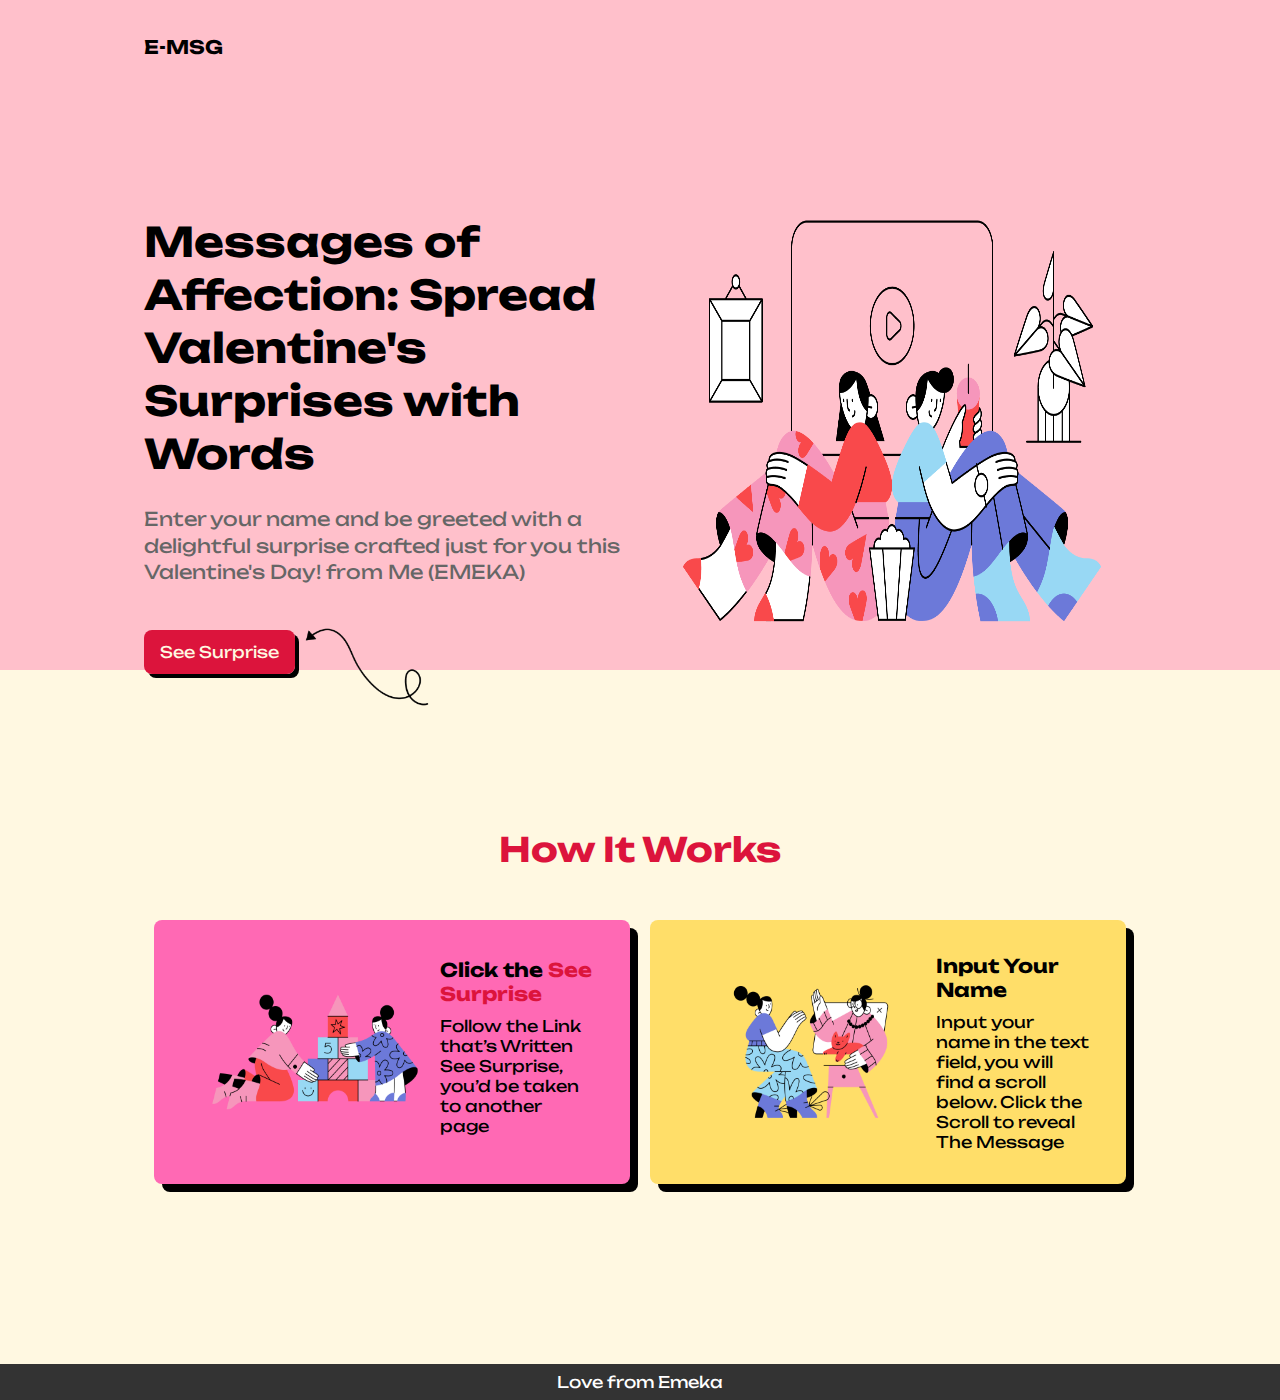
<file: MainVal/Home/index.html>
<!DOCTYPE html>
<html lang="en">
<head>
    <meta charset="UTF-8">
    <meta name="viewport" content="width=device-width, initial-scale=1.0">
    <link rel="stylesheet" href="../Styling/media.css">
    <link rel="stylesheet" href="../Styling/assets.css">
    <link rel="stylesheet" href="../Styling/style.css">
    <link rel="preconnect" href="https://fonts.googleapis.com">
<link rel="preconnect" href="https://fonts.gstatic.com" crossorigin>
<link href="https://fonts.googleapis.com/css2?family=Dancing+Script:wght@400..700&family=Kanit:ital,wght@0,100;0,200;0,300;0,400;0,500;0,600;0,700;0,800;0,900;1,100;1,200;1,300;1,400;1,500;1,600;1,700;1,800;1,900&family=Montserrat:ital,wght@0,100..900;1,100..900&family=Noto+Sans+Mono:wght@100..900&family=Orbitron:wght@400..900&family=Oswald:wght@200..700&family=Playfair+Display:ital,wght@0,400..900;1,400..900&family=Poppins:ital,wght@0,100;0,200;0,300;0,400;0,500;0,600;0,700;0,800;0,900;1,100;1,200;1,300;1,400;1,500;1,600;1,700;1,800;1,900&family=Prosto+One&family=Quicksand:wght@300..700&family=Righteous&family=Roboto:ital,wght@0,100;0,300;0,400;0,500;0,700;0,900;1,100;1,300;1,400;1,500;1,700;1,900&family=Unbounded:wght@200..900&display=swap" rel="stylesheet">
    <title>Home</title>
</head>
<body>
    <div class="header">
        <div class="container main_head">
            <!-- <div class="sticker">
                <img src="../assets/ca1a85e839396286a635b8a155dd6589-removebg-preview.png" alt="">
            </div> -->
            <div class="nav">
                <div class="logo">
                    <h3>E-MSG</h3>
                </div>
                <!-- <div class="link_btn">
                    <a href="./index.html" class="active_link">Home</a>
                    <a href="../Input/Input.html" class="btn_thick">See Surprise</a>
                </div> -->
            </div>
            <div class="hero">
                <div class="left_hero">
                    <div class="top_text">
                        <h1>Messages of Affection:
                            Spread Valentine's Surprises 
                            with Words</h1>
                            <h5>Enter your name and be greeted with a delightful surprise crafted just for you this Valentine's Day! from Me (EMEKA)</h5>
                    </div>
                    <div class="link_btn_hero">
                    <a href="../Input/Input.html" class="btn_thick">See Surprise</a>
                    <img src="../assets/arrow.png" alt="">
                    </div>
                </div>
                <div class="right_hero">
                    <img src="../assets/family5.png" alt="">
                </div>
            </div>
        </div>
    </div>
    <!-- Section 1 -->
    <section class="facts">
        <div class="container">
            <div class="facts_head">
                <h2>How It Works</h2>
            </div>
            <div class="card_container">
                <div class="card fact_card_left">
                    <div class="card_fact_container">
                        <div class="left_card">
                            <img src="../assets/family6.png" alt="">
                        </div>
                        <div class="right_card">
                            <h3>Click the <span>See Surprise</span></h3>
                            <p>Follow the Link that’s Written
                                See Surprise, you’d be taken
                                to another page</p>
                        </div>
                    </div>
                </div>
                <div class="card fact_card_right">
                   <div class="card_fact_container">
                    <div class="left_card">
                        <img src="../assets/family4.png" alt="">
                    </div>
                    <div class="right_card">
                        <h3>Input Your Name</h3>
                        <p>Input your name in the text field,
                            you will find a scroll below. Click
                            the Scroll to reveal The Message</p>
                    </div>
                   </div>
                </div>
            </div>
        </div>
    </section>
    <!-- footer -->
    <div class="footer">
        <div class="container">
            <p>Love from Emeka</p>
        </div>
    </div>
</body>
</html>
</file>
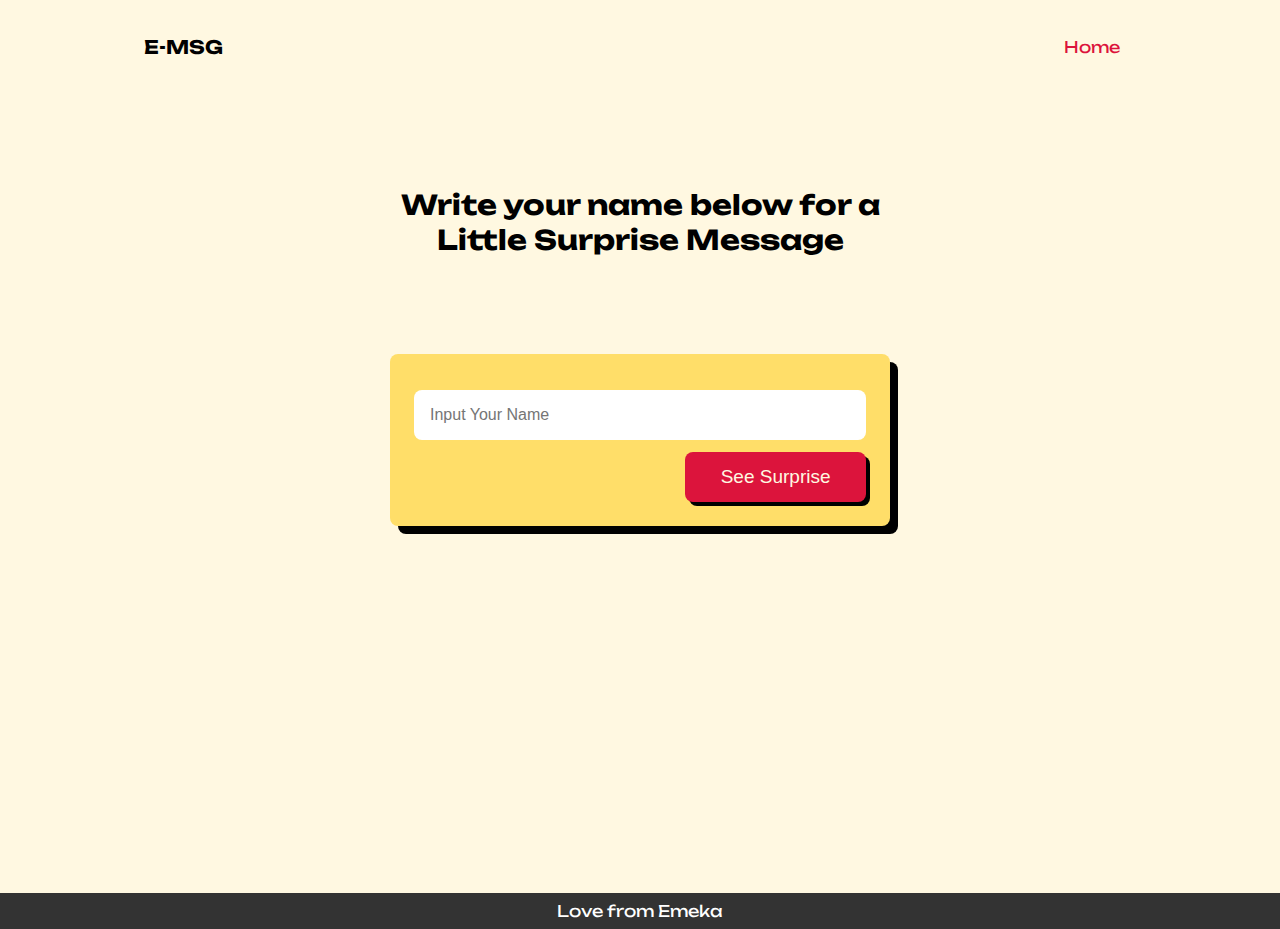
<file: MainVal/Input/Input.html>
<!DOCTYPE html>
<html lang="en">
<head>
    <meta charset="UTF-8">
    <meta name="viewport" content="width=device-width, initial-scale=1.0">
    <link rel="stylesheet" href="../Styling/assets.css">
    <link rel="stylesheet" href="Input.css">
    <link rel="preconnect" href="https://fonts.googleapis.com">
<link rel="preconnect" href="https://fonts.gstatic.com" crossorigin>
<link href="https://fonts.googleapis.com/css2?family=Dancing+Script:wght@400..700&family=Kanit:ital,wght@0,100;0,200;0,300;0,400;0,500;0,600;0,700;0,800;0,900;1,100;1,200;1,300;1,400;1,500;1,600;1,700;1,800;1,900&family=Montserrat:ital,wght@0,100..900;1,100..900&family=Noto+Sans+Mono:wght@100..900&family=Orbitron:wght@400..900&family=Oswald:wght@200..700&family=Playfair+Display:ital,wght@0,400..900;1,400..900&family=Poppins:ital,wght@0,100;0,200;0,300;0,400;0,500;0,600;0,700;0,800;0,900;1,100;1,200;1,300;1,400;1,500;1,600;1,700;1,800;1,900&family=Prosto+One&family=Quicksand:wght@300..700&family=Righteous&family=Roboto:ital,wght@0,100;0,300;0,400;0,500;0,700;0,900;1,100;1,300;1,400;1,500;1,700;1,900&family=Unbounded:wght@200..900&display=swap" rel="stylesheet">
<link rel="preconnect" href="https://fonts.googleapis.com">
<link rel="preconnect" href="https://fonts.gstatic.com" crossorigin>
<link href="https://fonts.googleapis.com/css2?family=Dancing+Script:wght@400..700&family=Kanit:ital,wght@0,100;0,200;0,300;0,400;0,500;0,600;0,700;0,800;0,900;1,100;1,200;1,300;1,400;1,500;1,600;1,700;1,800;1,900&family=Montserrat:ital,wght@0,100..900;1,100..900&family=Noto+Sans+Mono:wght@100..900&family=Orbitron:wght@400..900&family=Oswald:wght@200..700&family=Pacifico&family=Playfair+Display:ital,wght@0,400..900;1,400..900&family=Poppins:ital,wght@0,100;0,200;0,300;0,400;0,500;0,600;0,700;0,800;0,900;1,100;1,200;1,300;1,400;1,500;1,600;1,700;1,800;1,900&family=Prosto+One&family=Quicksand:wght@300..700&family=Righteous&family=Roboto:ital,wght@0,100;0,300;0,400;0,500;0,700;0,900;1,100;1,300;1,400;1,500;1,700;1,900&family=Unbounded:wght@200..900&display=swap" rel="stylesheet">
    <title>See Surprise</title>
</head>
<body>
    <div class="header">
        <div class="container main_head">
            <div class="nav">
                <div class="logo">
                    <h3>E-MSG</h3>
                </div>
                <div class="link_btn">
                    <a href="../Home/index.html" class="link">Home</a>
                </div>
            </div>
        </div>
    </div>
    <!-- Section -->
    <section class="main_cont">
        <div class="container">
            <div class="head_cont">
                <h2>Write your name below for a Little Surprise Message</h2>
            </div>
            <div class="form_page">
                <div class="form_cont">
                    <div class="error_page">
                        <p>You can't leave this Blank</p>
                    </div>
                    <input type="text" name="" placeholder="Input Your Name" id="input_field">
                    <button class="sur_btn">See Surprise</button>
                </div>
            </div>
            <div class="scroll_result">
                <div class="scroll_container">
                    <div class="scrol_cont_top">
                        <h5>Click the Scroll Below</h5>
                        <img src="../assets/7527322ae1c10984cf3373cbd47c12e0-removebg-preview.png" alt="">
                    </div>
                    <div class="scroll_cont_bottom">
                        <img src="../assets/main_Scroll.png" alt="">
                    </div>
                </div>
            </div>
        </div>
    </section>
    <!-- Modal -->
    <div id="myModal" class="modal">
       <div class="modal_container">
           <span class="close">&times;</span>
        <div class="modal-content">
          <div class="modal_text">
            <h2>Dear, <span class="modal_name"></span></h2>
            <div class="val_message">

            </div>
            <h2>Happy Valentine Day</h2>
          </div>
          <div class="left_sticker">
            <img src="../assets/ca1a85e839396286a635b8a155dd6589-removebg-preview.png" alt="">
          </div>
          <div class="right_sticker">
            <img src="../assets/2a5b5891b9ea3e628ea8685e467b1ee0-removebg-preview.png" alt="">
          </div>
        </div>
       </div>
      </div>
      <!-- footer -->
      <div class="footer">
        <div class="container">
            <p>Love from Emeka</p>
        </div>
    </div>
      <script src="../Scripts/main.js"></script>
</body>
</html>
</file>
<file: MainVal/Styling/media.css>
@media (max-width: 768px) {
    body{
        background-color: green;
    }
    .container{
    padding: 0 2rem;
    }
    
}
@media (max-width: 500px) {
    
}
</file>
<file: MainVal/Styling/assets.css>
.container{
    max-width: 1920px;
    margin: 0 auto;
    overflow: auto;
    padding: 0 9rem;
}
.btn_thick{
    padding: 12px 16px;
    background-color: var(--primary_color);
    color: var(--background_color);
    border-radius: 8px;
    box-shadow: 4px 4px 0px 0px rgba(0, 0, 0, 1);
    font-size: 16px;
}
.active_link{
    color: #DC143C;
    padding: 12px 16px;
    font-size: 16px;
}
.card{
    border-radius: 8px;
    flex: 1;
    margin:0 10px;
    padding: 24px 36px;
    box-shadow: 8px 8px 0px 0px rgba(0, 0, 0, 1);
}
</file>
<file: MainVal/Styling/style.css>
/* root */
:root{
    --primary_color: #DC143C;
    --secondary_color: #FFC0CB;
    --accent_color: #FF69B4;
    --primary_text: #333333;
    --sec_text: #666666;
    --background_color: #FFF8E1;
    --h1: 40.8px ;
    --h2:33.8px ;
    --h3: 27.2px;
    --h4: 22.6px;
    --h5: 19px;
    --h6: 16px;
    --yellow_card: #FFDE69;
}

/* Overall Styling */
*{
    margin: 0;
    padding: 0;
    box-sizing: border-box;
    scroll-behavior: smooth;
}

body{
    font-family: "Unbounded", sans-serif;
    background-color: var(--background_color);
}

a{
    text-decoration: none;
}
h1,h2,h3{
    margin: 10px 0;
}
h4,h5,h6,p{
    margin: 8px 0;
}
img{
    width: 100%;
}
/* Header */
.header{
    background-color: var(--secondary_color);
    height: 670px;
}

.main_head{
    position: relative;
}
.sticker{
    position: absolute;
    top: 90px;
    right: -10px;
    z-index: 50;
    overflow: hidden;
}
.sticker img{
    width: 150px;
    height: 150px;
    transform: rotate(-10deg);
}
.header .nav{
    display: flex;
    justify-content: space-between;
    height: 93px;
    align-items: center;
    margin: 0 auto;
}
.header .nav .centre_link .link{
    padding: 12px 16px;
    font-size: 16px;
    color: var(--primary_text);
}
.header .hero{
    display: flex;
}
.header .left_hero{
    /* background-color: aqua; */
    display: flex;
    flex-direction: column;
    justify-content: center;
    padding: 96px 0;
    margin:0 auto;

}
.header .left_hero .top_text h1{
    font-size: var(--h1);
    line-height: 1.3;
    padding:16px 0;
}
.header .left_hero .top_text h5{
    font-size: var(--h5);
    line-height: 1.4;
    color: var(--sec_text);
    font-weight: 400;
}
.header .left_hero .link_btn_hero{
    padding: 48px 0;
}
.header .left_hero .link_btn_hero{
    position: relative;
}
.header .left_hero .link_btn_hero img{
    position: absolute;
    left: 150px;
    top: 0;
    width: 146px;
    height: 146px;
    transform: scaleX(-1);
}
.header .right_hero{
    display: flex;
    /* align-items: center; */
    /* background-color: aquamarine; */
    justify-content: center;
    margin: 0 auto;
}
.header .right_hero img{
    /* width: 100%; */
    height: 90%;
}

/* Section */
.facts{
    padding: 9rem 0;
}
.facts .facts_head{
    height: 70px;
    margin: 0 auto;
    display: flex;
    align-items: center;
    justify-content: center;
}
.facts .facts_head h2{
    color: var(--primary_color);
    font-size: var(--h2);
}
.card_container{
    display: flex;
    justify-content: space-between;
    /* background-color: aqua; */
    padding: 36px 0;
}
.facts .card_container .card_fact_container{
    display: flex;
    justify-content: center;
    align-items: center;
    margin: 0 auto;
}
.facts .card_container .card_fact_container img{
    width: 250px;
    height: 200px;
    margin: 0;
    padding: 0;
}
.facts .card_container .fact_card_left{
    background-color: var(--accent_color);
}
.facts .card_container .fact_card_right{
    background-color: var(--yellow_card);
}
.card h3{
    font-size: var(--h5);
}
.card p{
    font-size: var(--h6);
    font-weight: 400;
    /* color: var(--sec_text); */
}
.facts .fact_card_left .card_fact_container .right_card span{
    color: var(--primary_color);
}
.footer{
    background-color: #333333;
    color: #fff;
    text-align: center;
}

@media (max-width: 1108px) {
    .container{
    padding: 0 2rem;
    }
    .header{
        height: 800px;
        text-align: center;
    }
    .header .hero{
        flex-direction: column;
    }
    .header .left_hero{
      padding: 0;
    
    }
    .header .left_hero .top_text h1{
        font-size: var(--h4);
    }
    .header .left_hero .top_text h5{
        font-size: var(--h6);
        line-height: 1.4;
        color: var(--sec_text);
        font-weight: 400;
    }
    .btn_thick{
        padding: 12px 14px;
        font-size: 12px;
    }

    .header .left_hero .link_btn_hero img{
        position: absolute;
        left: 200px;
        top: 0;
        width: 126px;
        height: 126px;
        transform: scaleX(-1);
    }
    .card_container{
        flex-direction: column;
        padding: 0;
    }
    .facts .card_container .card_fact_container{
        flex-direction: column;
        /* background-color: #333333; */
    }
    .card{
        margin: 16px 0;
    }
    .facts .facts_head h2{
        font-size: var(--h5);
    }
}
@media (max-width: 500px) {
   
}
</file>
<file: MainVal/Input/Input.css>
:root{
    --primary_color: #DC143C;
    --secondary_color: #FFC0CB;
    --accent_color: #FF69B4;
    --primary_text: #333333;
    --sec_text: #666666;
    --background_color: #FFF8E1;
    --h1: 40.8px ;
    --h2:33.8px ;
    --h3: 27.2px;
    --h4: 22.6px;
    --h5: 19px;
    --h6: 16px;
    --yellow_card: #FFDE69;
}

/* Overall Styling */
*{
    margin: 0;
    padding: 0;
    box-sizing: border-box;
    scroll-behavior: smooth;
}

body{
    font-family: "Unbounded", sans-serif;
    background-color: var(--background_color);
    position: relative;
}

a{
    text-decoration: none;
}
h1,h2,h3{
    margin: 10px 0;
}
h4,h5,h6,p{
    margin: 8px 0;
}
img{
    width: 100%;
}

/* header */
.header .nav{
    display: flex;
    justify-content: space-between;
    height: 93px;
    align-items: center;
    margin: 0 auto;
}
.header .nav .link_btn .link{
    padding: 12px 16px;
    font-size: 16px;
    color: var(--primary_color);
}

/* Section */
.main_cont{
    min-height: 800px;
}
.head_cont{
    max-width: 500px;
    margin: 0 auto;
    text-align: center;
    padding: 85px 0;
}
.head_cont h2{
    font-size: var(--h3);
    line-height: 1.3;
}

.form_page{
    max-width: 500px;
    background-color: var(--yellow_card);
    margin: 0 auto;
    border-radius: 8px;
    box-shadow: 8px 8px 0px 0px rgba(0, 0, 0, 1);
    margin-bottom: 20px;
}
.form_page .form_cont{
    display: flex;
    flex-direction: column;
    padding: 24px 24px;
}
.error_page{
    color: red;
    display: none;
}
.form_page .form_cont #input_field{
    margin: 12px 0;
    height: 50px;
    border-radius: 8px;
    border: none;
    padding: 0 16px;
    font-size: var(--h6);
    outline: none;
}
.form_page .form_cont button{
   width: 40%;
   align-self: flex-end;
   height: 50px;
   border: none;
   outline: none;
   font-size: var(--h5);
   background-color: var(--primary_color);
   color: var(--background_color);
   box-shadow: 4px 4px 0px 0px rgba(0, 0, 0, 1);
   border-radius: 8px;
}
@keyframes moveUpDown {
    0% {
      transform: translateY(0); /* Start position */
    }
    50% {
      transform: translateY(-10px); /* Move up */
    }
    100% {
      transform: translateY(0); /* Return to start position */
    }
  }
.scroll_result{
    max-width: 700px;
    margin: 0 auto;
    padding: 32px 0;
    display: none;
}
.scroll_result .scrol_cont_top{
    width: 100%;
    margin: 0 auto;
    text-align: center;
    /* background-color: #DC143C; */
}
.scroll_result .scrol_cont_top h5{
    font-size: var(--h4);
}
.scroll_result .scrol_cont_top img{
    width: 100px;
    height: 100px;
    animation: moveUpDown 2s infinite;
    padding: 8px 0;
}
.scroll_result .scroll_cont_bottom{
    /* background-color: #DC143C; */
    padding: 0;
    margin: 0;
    border: 0;
}
.scroll_result .scroll_cont_bottom img{
    width: 100%;
    height: 30%;
    /* display: none; */
}
.active_display{
    display: block;
}

/* Modal */
.modal {
    display: none; /* Hide the modal by default */
    position: fixed; /* Stay in place */
    z-index: 1; /* Sit on top */
    left: 0;
    top: 0;
    width: 100%; /* Full width */
    height: 100%; /* Full height */
    overflow: auto; /* Enable scrolling if needed */
    background-color: rgba(0,0,0,0.5); /* Black w/ opacity */
}
.modal_container{
    width: 100%;
    height: 100%;
    display: flex;
    align-items: center;
    justify-content: center;
    margin: 0 auto;
    position: relative;
}

/* Modal content */
.modal-content {
    background-image: url('../assets/openScroll.png'); /* Replace 'your-image.jpg' with the path to your image */
    background-size: cover;
    background-position: center;
    background-repeat: no-repeat;
    margin: auto;
    padding: 20px;
    /* border: 1px solid #888; */
    width: 90%;
    max-width: 600px;
    height: 97%;
    /* transform: rotate(90deg); */
    display: flex;
    /* margin: 0 auto; */
    position: relative;
}

.modal-content .modal_text{
    padding: 0 78px;
    /* transform: rotate(-90deg); */
    width: 200px;
    /* background-color: #FFF8E1; */
    width: 90%;
    height: 80%;
    margin: 0 auto;
    display: flex;
    flex-direction: column;
    justify-content: center;
    
   
}
.modal-content .modal_text h2{
    font-family: "Pacifico", cursive;
    color: var(--primary_color);
}

/* Close button */
.close {
    color: #aaa;
    float: right;
    font-size: 28px;
    font-weight: bold;
    position: absolute;
    top: 20px;
    right: 30px;
    background-color: var(--primary_color);
    padding:20px 30px;
    border-radius: 50%;
   box-shadow: 4px 4px 0px 0px rgba(0, 0, 0, 1);

}

.close:hover,
.close:focus {
    color: black;
    text-decoration: none;
    cursor: pointer;
}
.left_sticker{
    position: absolute;
    bottom: 110px;
    left: 100px;
    width: 100px;
    height: 100px;
    transform: rotate(10deg);
}
.left_sticker img{ 
    height: 100%;
    width: 100%;
}
.right_sticker{
    position: absolute;
    bottom: 70px;
    right: 100px;
    width: 100px;
    height: 150px;
    transform: rotate(-10deg);
}
.right_sticker img{ 
    height: 100%;
    width: 100%;
}
.footer{
    background-color: #333333;
    color: #fff;
    text-align: center;
}

/* Media */
@media (max-width: 1108px) {
    .container{
    padding: 0 2rem;
    }
    .head_cont h2{
        font-size: var(--h5);
        line-height: 1.3;
    }
   
    .form_page .form_cont{
        display: flex;
        flex-direction: column;
        padding: 16px 16px;
    }
    .form_page .form_cont #input_field{
        height: 40px;
    }
    .form_page .form_cont button{
       height: 40px;
       font-size: 14px;
    }
    .scroll_result .scrol_cont_top h5{
        font-size: var(--h5);
    }
    .modal-content {
        width: 90%;
        height: 70%;
    }
    .close {
        padding:15px 25px;
    
    }
    .modal-content .modal_text{
        padding: 0 48px;
        width: 70%;
        height:85%;
 
    }
    .modal-content .modal_text h2{
font-size: var(--h5);
    }
    .modal-content .modal_text p{
        font-size: 14px;
    }
    .left_sticker{
        bottom: 70px;
        width: 70px;
        height: 70px;
    }
    .right_sticker{
        bottom: 40px;
        width: 70px;
        height: 120px;
    }
    .head_cont{
        max-width: 500px;
        margin: 0 auto;
        text-align: center;
        padding: 48px 0;
    }

}
@media (max-width: 576px) {
    .modal-content {
        width:100%;
        height: 50%;
    }
    .close {
        padding:15px 25px;
    
    }
    .modal-content .modal_text{
        padding: 0 32px;
        width: 70%;
        height:85%;
 
    }
    .left_sticker{
        bottom: 60px;
        width: 70px;
        height: 70px;
    }
    .right_sticker{
        bottom: 40px;
        width: 70px;
        height: 120px;
    }

}
</file>
